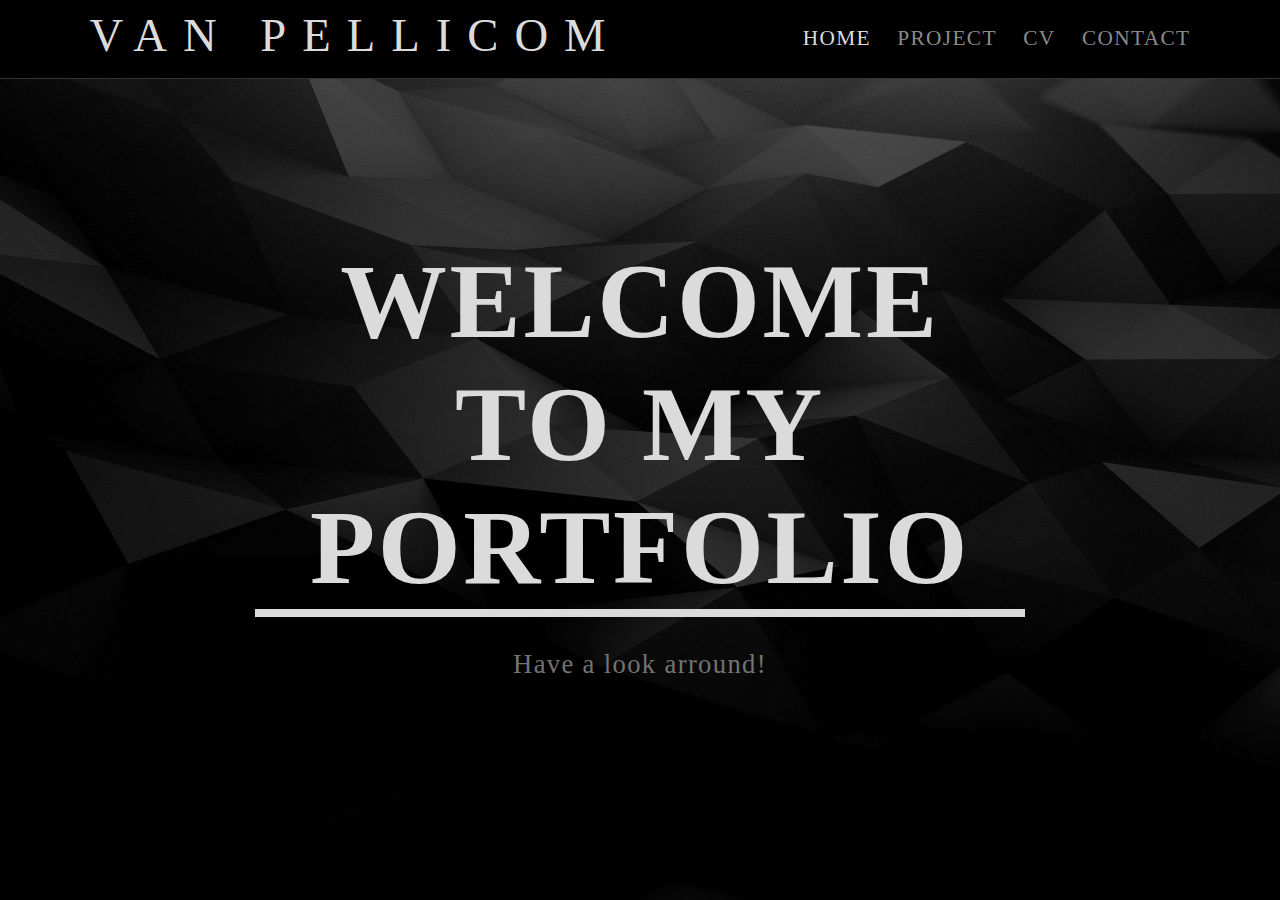
<file: index.html>
<!DOCTYPE html>
<html lang="en">

<head>
    <meta charset="UTF-8">
    <meta name="viewport" content="width=device-width, initial-scale=1.0">
    <title>Home</title>

    <!-- meyerweb reset -->
    <link rel="stylesheet" href="css/reset.css">

    <!-- main style -->
    <link rel="stylesheet" href="css/style.css">

    <!-- main style -->
    <link rel="stylesheet" href="css/home.css">

    <!-- jquery -->
    <script src="https://ajax.googleapis.com/ajax/libs/jquery/3.5.1/jquery.min.js"></script>

    <!-- includes -->
    <script>
        $(document).ready(() => {
            $("#header-wrapper").load("/include/header.html", () => {
                document.getElementById("home-li").classList.add("navbar-selected");
            });
        });
    </script>
</head>

<body>
    <div id="header-wrapper"></div>
    <div class="content-footer-wrapper">
        <div class="content">
            <h1>welcome to my portfolio</h1>
            <p>Have a look arround!</p>
        </div>
    </div>


</body>

</html>
</file>
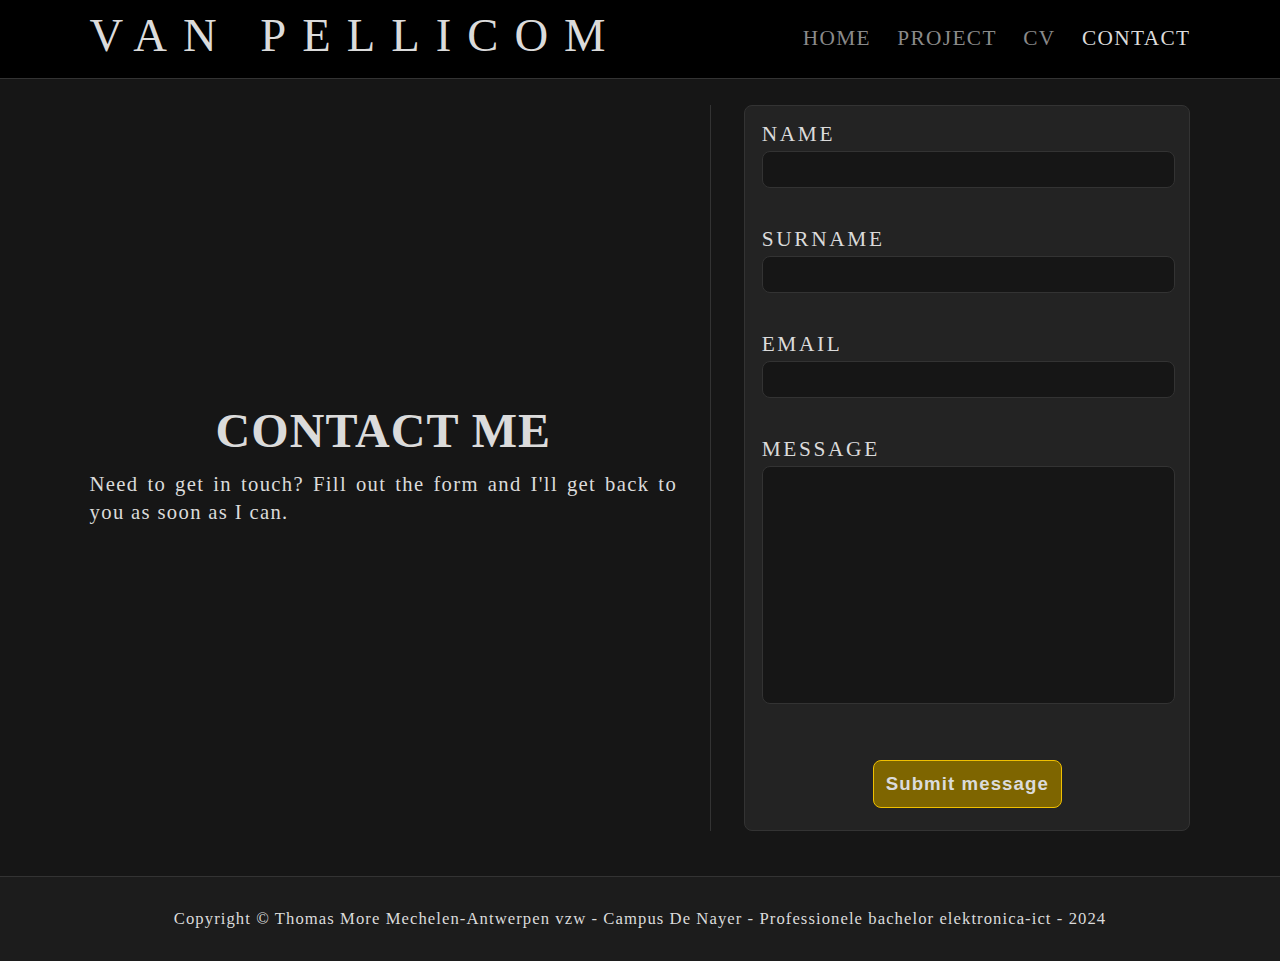
<file: contact/index.html>
<!DOCTYPE html>
<html lang="en">

<head>
    <meta charset="UTF-8">
    <meta name="viewport" content="width=device-width, initial-scale=1.0">
    <title>Contact</title>

    <!-- meyerweb reset -->
    <link rel="stylesheet" href="/css/reset.css">

    <!-- main style -->
    <link rel="stylesheet" href="/css/style.css">

    <!-- specific style -->
    <link rel="stylesheet" href="./css/style.css">

    <!-- jquery -->
    <script src="https://ajax.googleapis.com/ajax/libs/jquery/3.5.1/jquery.min.js"></script>

    <!-- includes -->
    <script>
        $(document).ready(() => {
            $("#header-wrapper").load("/include/header.html", () => {
                document.getElementById("contact-li").classList.add("navbar-selected");
            });
        });
    </script>

    <!-- validation script -->
    <script src="./script/validate.js"></script>


</head>

<body>

    <div id="header-wrapper"></div>

    <div class="content">
        <div class="left">
            <h1>contact me</h1>
            <p>Need to get in touch? Fill out the form and I'll get back to you as soon as I can.</p>
        </div>

        <div class="middle seperator-left"></div>
        <div class="right">
            <form name="contact" action="./confirmed/" method="POST" onsubmit="return validateForm()">
                <h3>name</h3>
                <input type="text" class="form-text" name="name" id="form-name-input">
                <p id="form-name-errorlabel" class="error invisible">-1</p>

                <h3>surname</h3>
                <input type="text" class="form-text" name="surname" id="form-surname-input">
                <p id="form-surname-errorlabel" class="error invisible">-1</p>

                <h3>email</h3>
                <input type="text" class="form-text" name="email" id="form-email-input">
                <p id="form-email-errorlabel" class="error invisible">-1</p>

                <h3>message</h3>
                <textarea name="message" class="form-textarea" cols="30" rows="10" id="form-message-input"></textarea>
                <p id="form-message-errorlabel" class="error invisible">-1</p>

                <div class="btn-wrapper">
                    <input type="submit" value="Submit message" class="btn-gold">
                </div>
            </form>
        </div>


    </div>
    <footer>
        Copyright © Thomas More Mechelen-Antwerpen vzw -
        Campus De Nayer - Professionele bachelor elektronica-ict -
        2024
    </footer>

</body>

</html>
</file>
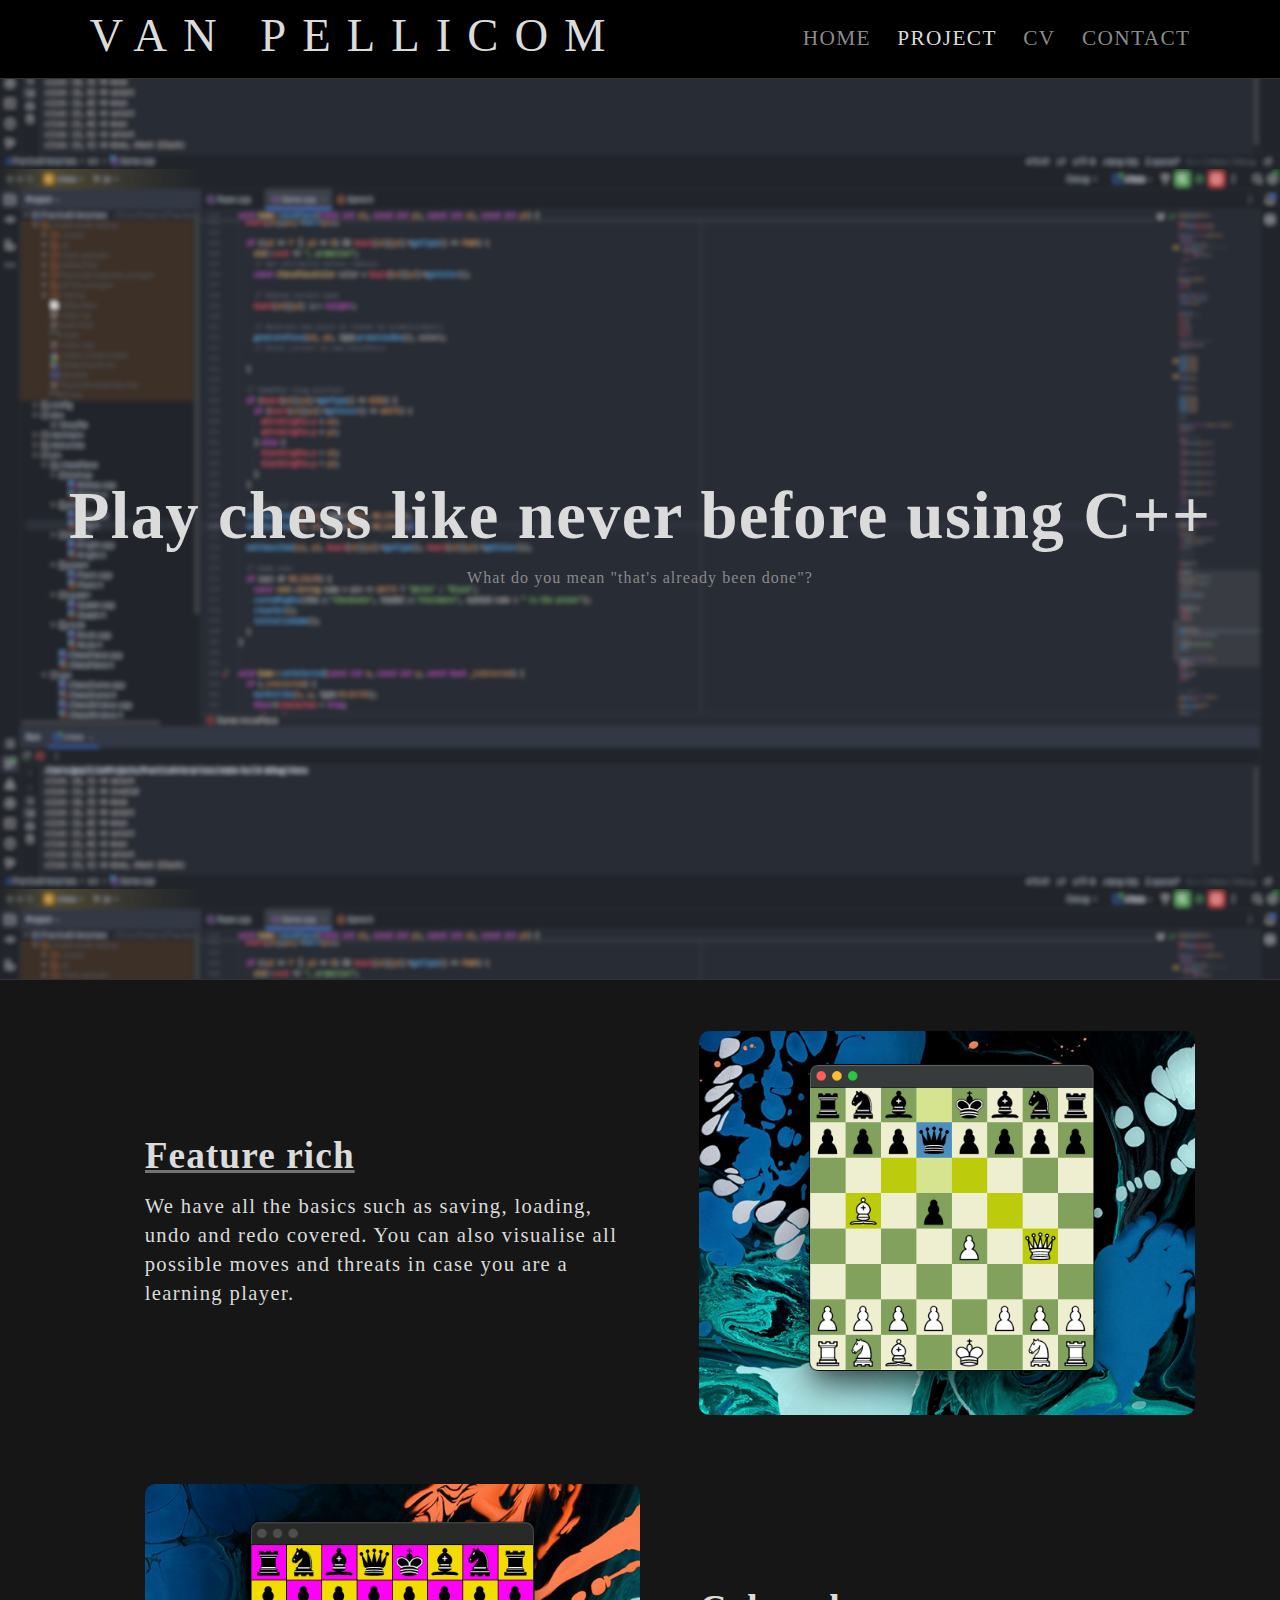
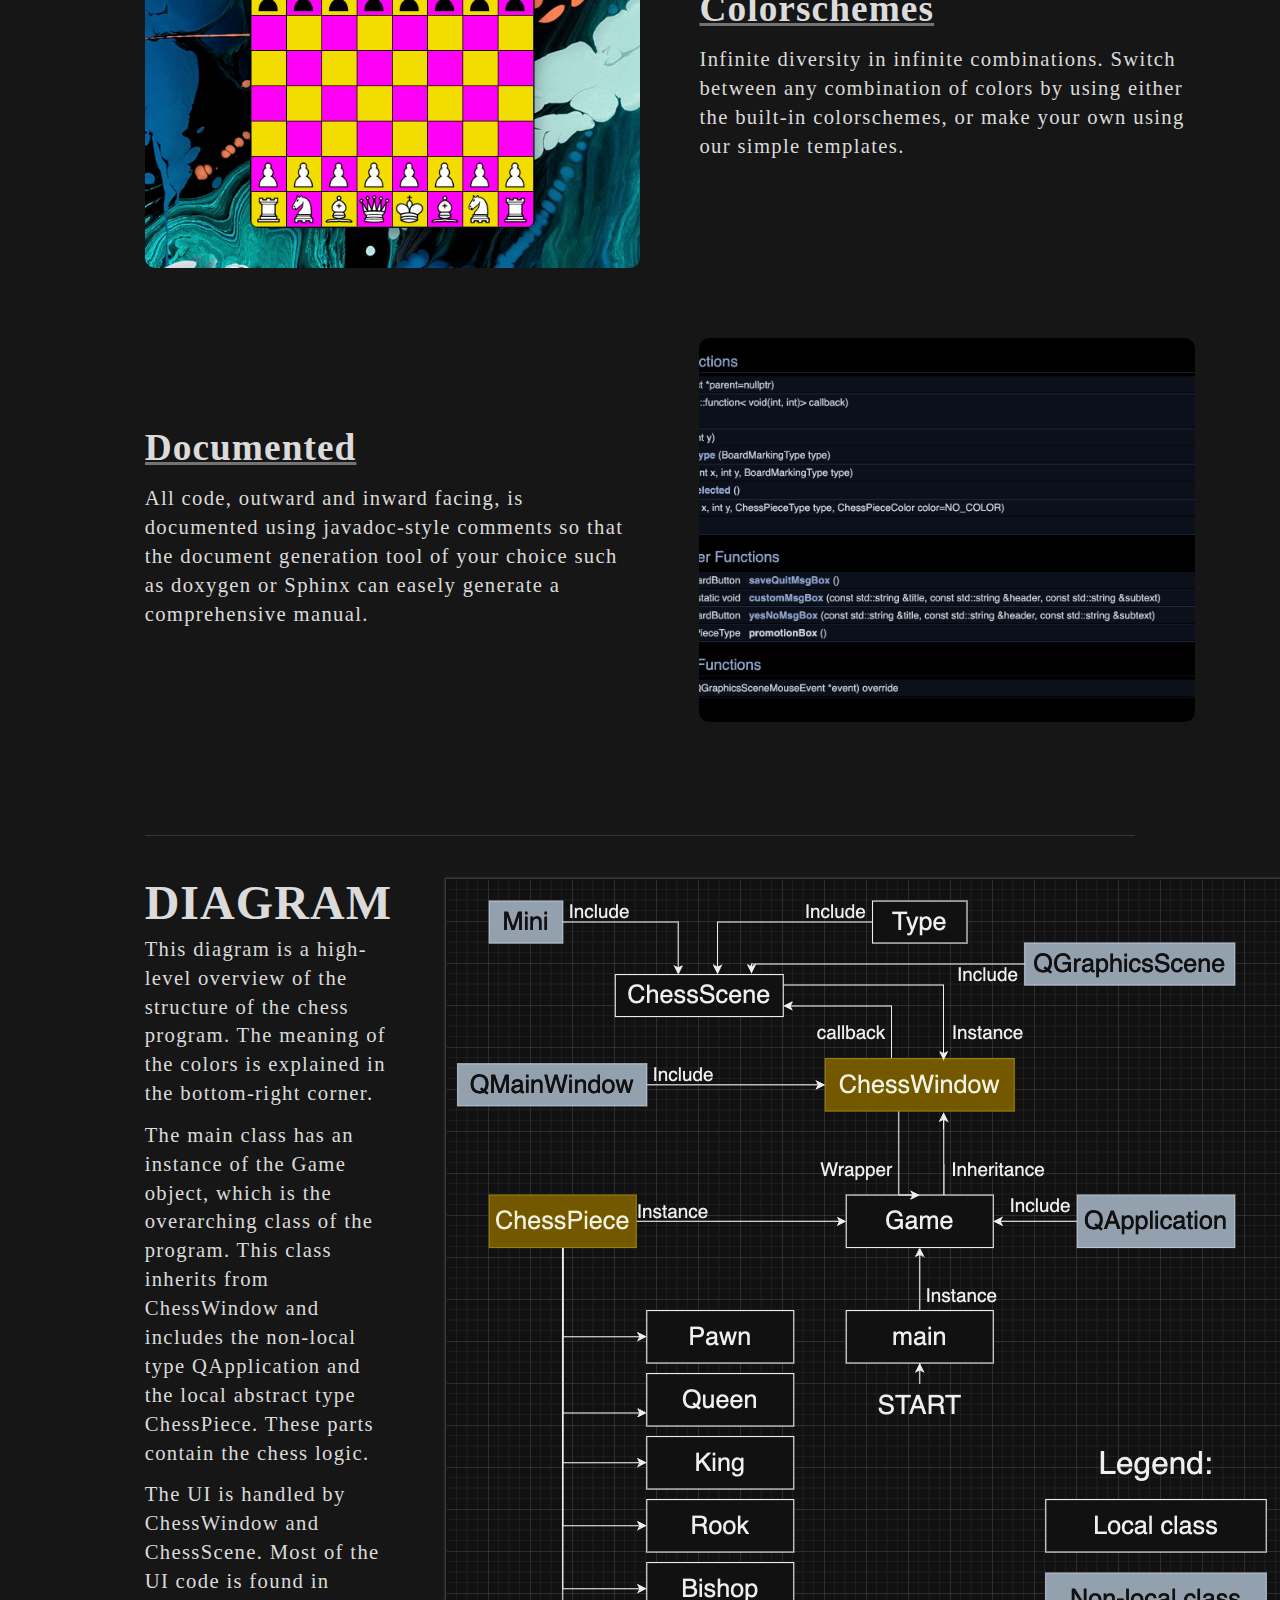
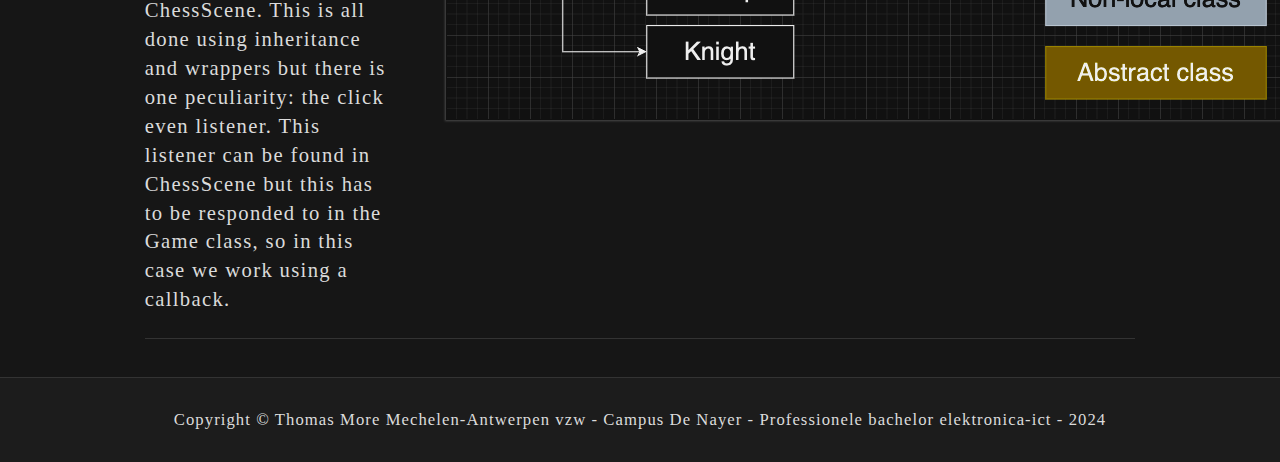
<file: project/index.html>
<!DOCTYPE html>
<html lang="en">

<head>
    <meta charset="UTF-8">
    <meta name="viewport" content="width=device-width, initial-scale=1.0">
    <title>Project</title>

    <!-- meyerweb reset -->
    <link rel="stylesheet" href="/css/reset.css">

    <!-- main style -->
    <link rel="stylesheet" href="/css/style.css">

    <!-- main style -->
    <link rel="stylesheet" href="./css/style.css">

    <!-- jquery -->
    <script src="https://ajax.googleapis.com/ajax/libs/jquery/3.5.1/jquery.min.js"></script>

    <!-- includes -->
    <script>
        $(document).ready(() => {
            $("#header-wrapper").load("/include/header.html", () => {
                document.getElementById("project-li").classList.add("navbar-selected");
            });
        });
    </script>

</head>

<body>

    <div id="header-wrapper" class=""></div>
    <div class="welcome-wrapper">
        <div class="welcome">
            <p class="welcome-text">Play chess like never before using C++</p>

            <h4>What do you mean "that's already been done"?</h4>
        </div>
    </div>
    <div class="content ">
        <div class="content-grid seperator-bottom">
            <div class="grid-item">
                <h2>Feature rich</h2>
                <p>We have all the basics such as saving, loading, undo and redo covered. You can also visualise all
                    possible moves and threats in case you are a learning player.</p>
            </div>
            <div class="grid-item ">
                <div class="grid-img grid-img-1"></div>
            </div>

            <div class="grid-item grid-img-2"></div>
            <div class="grid-item">
                <h2>Colorschemes</h2>
                <p>Infinite diversity in infinite combinations. Switch between any combination of colors by using either
                    the built-in colorschemes, or make your own using our simple templates.
                </p>
            </div>

            <div class="grid-item">
                <h2>Documented</h2>
                <p>All code, outward and inward facing, is documented using javadoc-style comments so that the document
                    generation tool of your choice such as doxygen or Sphinx can easely generate a comprehensive manual.
                </p>
            </div>
            <div class="grid-item grid-img-3"></div>
        </div>
        <div class="diagram-wrapper seperator-bottom">
            <div class="diagram-left">
                <h1>diagram</h1>
                <p>
                    This diagram is a high-level overview of the structure of the chess program. The meaning of the
                    colors is explained in the bottom-right corner.
                </p>
                <p>
                    The main class has an instance of the Game object, which is the overarching class of the program.
                    This class inherits from ChessWindow and includes the non-local type QApplication and the local
                    abstract type ChessPiece. These parts contain the chess logic.
                </p>
                <p>The UI is handled by ChessWindow and ChessScene. Most of the UI code is found in ChessScene. This is
                    all done using inheritance and wrappers but there is one peculiarity: the click even listener. This
                    listener can be found in ChessScene but this has to be responded to in the Game class, so in this
                    case we work using a callback.</p>


            </div>
            <div class="diagram-right"><img src="/img/diagram.png " alt=""></div>

        </div>

    </div>
    <footer>
        Copyright © Thomas More Mechelen-Antwerpen vzw -
        Campus De Nayer - Professionele bachelor elektronica-ict -
        2024
    </footer>
</body>

</html>
</file>
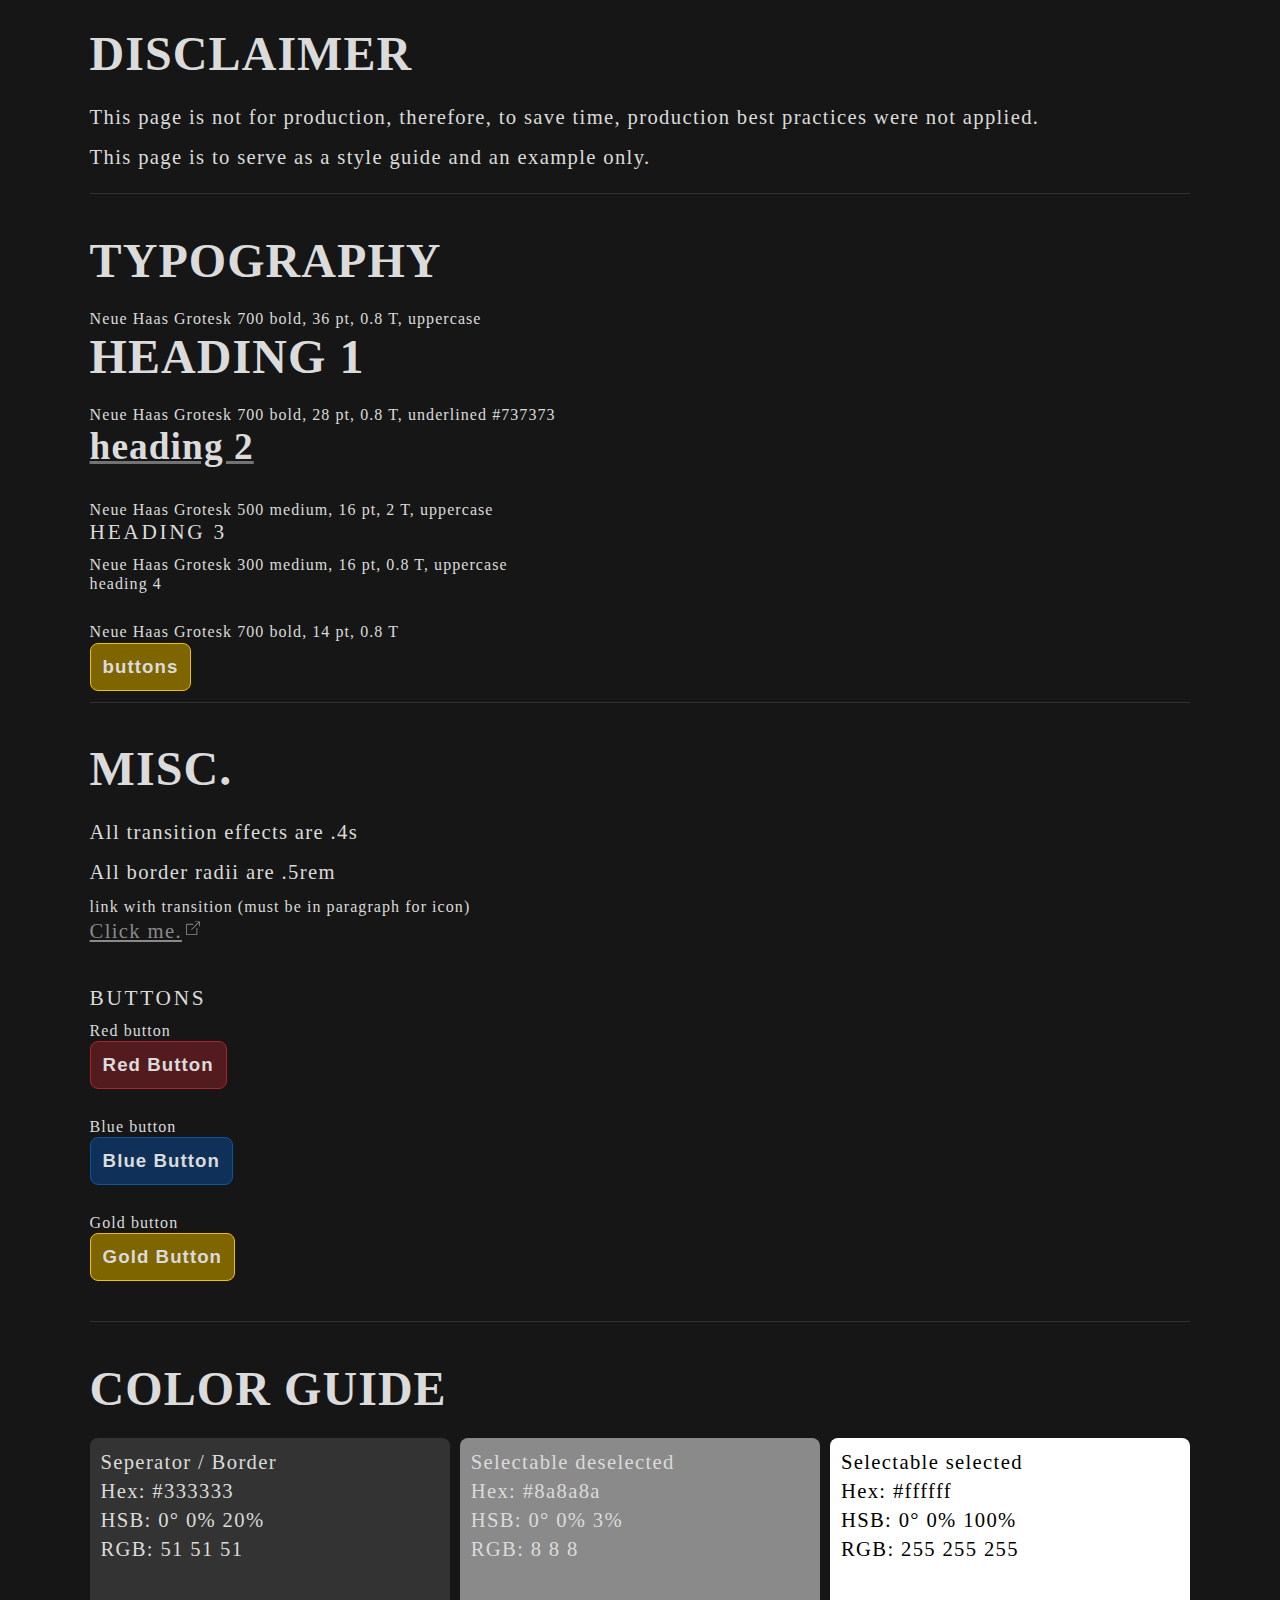
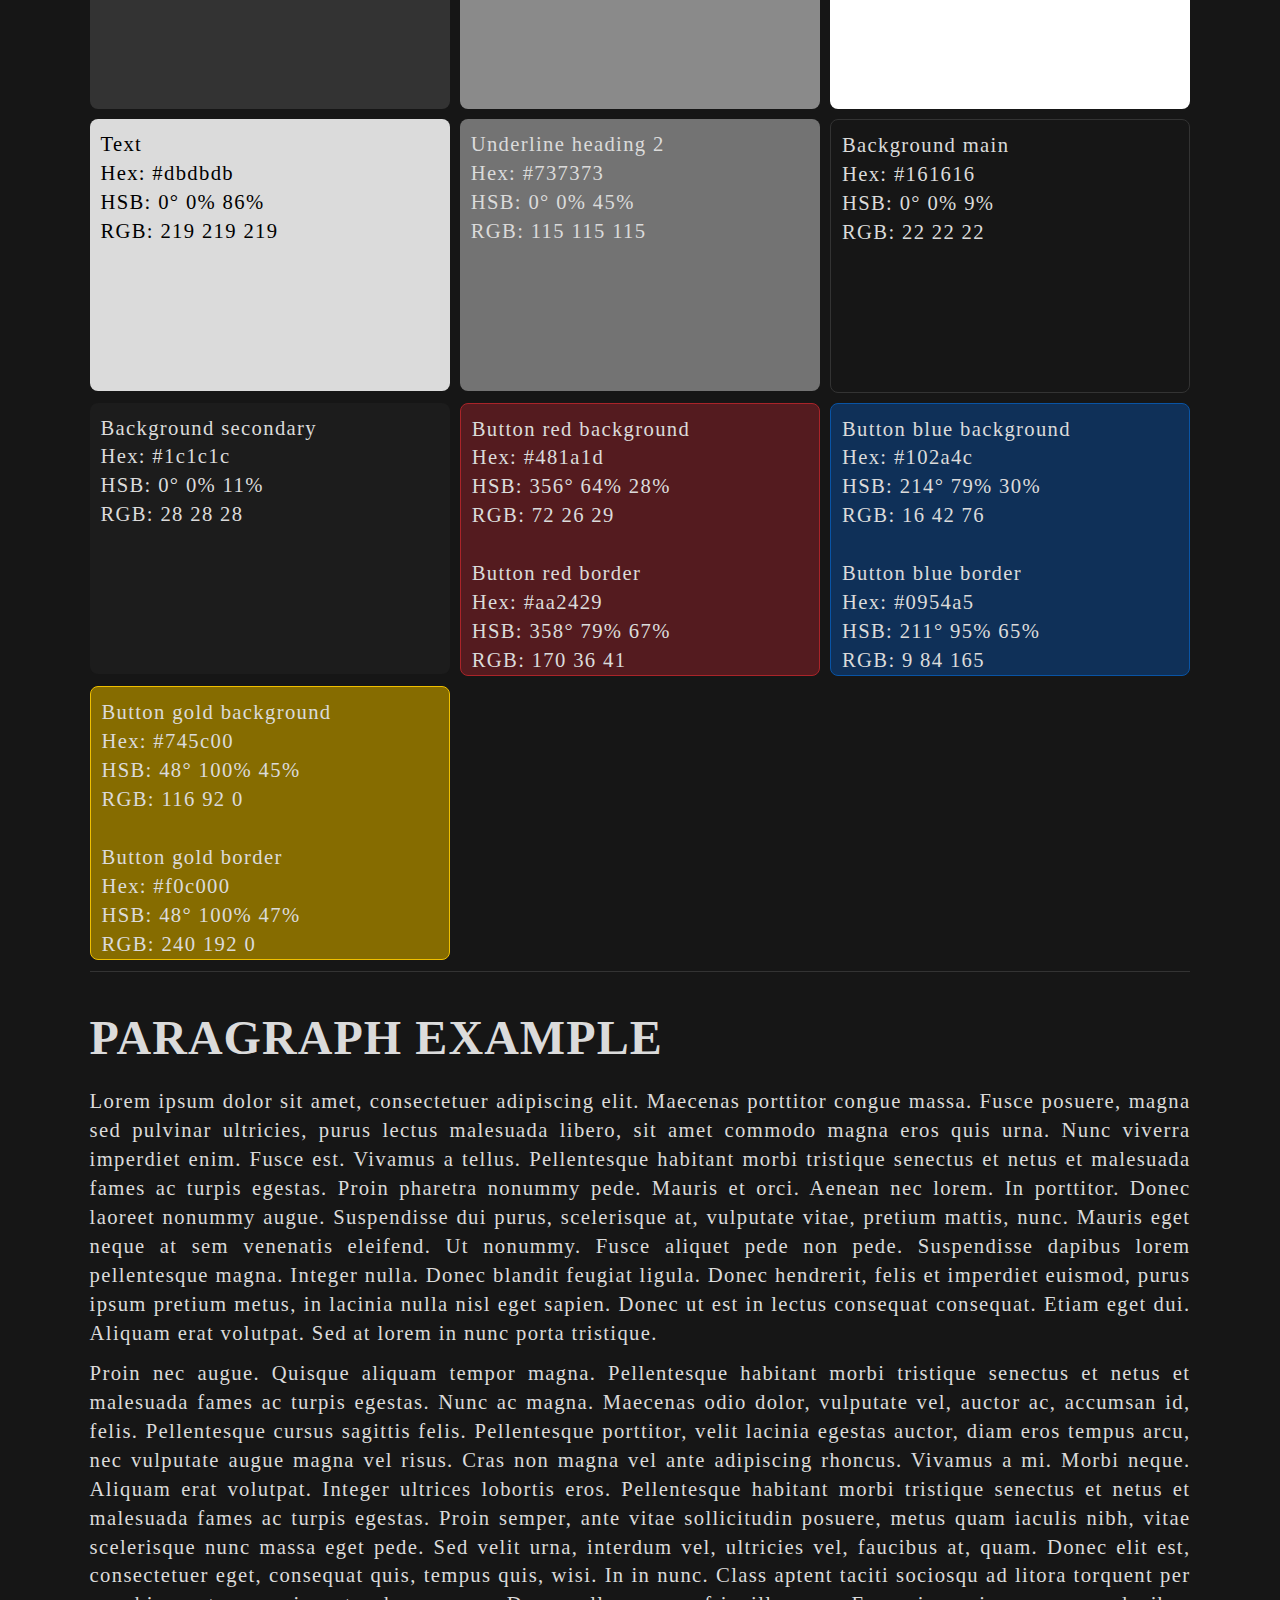
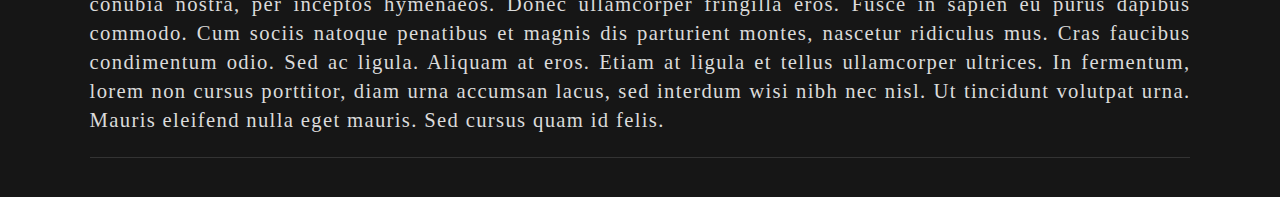
<file: styleguide.html>
<!DOCTYPE html>
<html lang="en">

<head>
    <meta charset="UTF-8">
    <meta name="viewport" content="width=device-width, initial-scale=1.0">
    <title>Style Guide</title>

    <!-- meyerweb reset -->
    <link rel="stylesheet" href="css/reset.css">

    <!-- main style -->
    <link rel="stylesheet" href="css/style.css">

    <style>
        .colors {
            display: grid;
            grid-template-columns: repeat(auto-fill, minmax(25%, 1fr));
            gap: 10px;
        }

        .colors>div {
            height: 250px;
            padding: 3%;
            border-radius: 0.5rem;
        }

        .black-text {
            color: black;
        }
    </style>

</head>

<body>

    <div class="content">
        <div class="seperator-bottom">
            <h1>disclaimer</h1>
            <p>This page is not for production, therefore, to save time, production best practices were not applied.</p>
            <p>This page is to serve as a style guide and an example only.</p>
        </div>
        <div class="seperator-bottom">
            <h1>Typography</h1>
            <h4>Neue Haas Grotesk 700 bold, 36 pt, 0.8 T, uppercase</h4>
            <h1>Heading 1</h1>

            <h4>Neue Haas Grotesk 700 bold, 28 pt, 0.8 T, underlined #737373</h4>
            <h2>heading 2</h2>

            <h4>Neue Haas Grotesk 500 medium, 16 pt, 2 T, uppercase</h4>
            <h3>heading 3</h3>

            <h4>Neue Haas Grotesk 300 medium, 16 pt, 0.8 T, uppercase</h4>
            <h4>heading 4</h4><br>

            <h4>Neue Haas Grotesk 700 bold, 14 pt, 0.8 T</h4>
            <button class="btn-gold">buttons</button>
        </div>

        <div class="seperator-bottom">
            <h1>Misc.</h1>
            <p>All transition effects are .4s</p>
            <p>All border radii are .5rem</p>
            <h4>link with transition (must be in paragraph for icon)</h4>
            <p>
                <a href="#">Click me.</a>
            </p><br>
            <h3>buttons</h3>
            <h4>Red button</h4>
            <button class="btn-red">Red Button</button><br><br>

            <h4>Blue button</h4>
            <button class="btn-blue">Blue Button</button><br><br>

            <h4>Gold button</h4>
            <button class="btn-gold">Gold Button</button><br><br>

        </div>


        <h1>Color guide</h1>

        <div class="colors seperator-bottom">
            <div style="background-color: #333333;">
                Seperator / Border <br>
                Hex: #333333 <br>
                HSB: 0° 0% 20%<br>
                RGB: 51 51 51
            </div>

            <div style="background-color: #8a8a8a;">
                Selectable deselected<br>
                Hex: #8a8a8a<br>
                HSB: 0° 0% 3%<br>
                RGB: 8 8 8
            </div>

            <div style="background-color: #ffffff;" class="black-text">
                Selectable selected<br>
                Hex: #ffffff<br>
                HSB: 0° 0% 100%<br>
                RGB: 255 255 255
            </div>

            <div style="background-color: #dbdbdb;" class="black-text">
                Text<br>
                Hex: #dbdbdb<br>
                HSB: 0° 0% 86%<br>
                RGB: 219 219 219
            </div>

            <div style="background-color: #737373;">
                Underline heading 2<br>
                Hex: #737373<br>
                HSB: 0° 0% 45%<br>
                RGB: 115 115 115
            </div>

            <div style="background-color: #161616; border: 1px solid #333333;">
                Background main<br>
                Hex: #161616<br>
                HSB: 0° 0% 9%<br>
                RGB: 22 22 22
            </div>

            <div style="background-color: #1c1c1c;">
                Background secondary<br>
                Hex: #1c1c1c<br>
                HSB: 0° 0% 11%<br>
                RGB: 28 28 28
            </div>

            <div style="background-color: #541b1f; border: 1px solid #aa2429;">
                Button red background<br>
                Hex: #481a1d<br>
                HSB: 356° 64% 28%<br>
                RGB: 72 26 29<br>
                <br>
                Button red border<br>
                Hex: #aa2429<br>
                HSB: 358° 79% 67%<br>
                RGB: 170 36 41
            </div>

            <div style="background-color: #0f3058; border: 1px solid #0954a5;">
                Button blue background<br>
                Hex: #102a4c<br>
                HSB: 214° 79% 30%<br>
                RGB: 16 42 76<br>
                <br>
                Button blue border<br>
                Hex: #0954a5<br>
                HSB: 211° 95% 65%<br>
                RGB: 9 84 165
            </div>
            <div style="background-color: #866c00; border: 1px solid #f0c000;">
                Button gold background<br>
                Hex: #745c00<br>
                HSB: 48° 100% 45%<br>
                RGB: 116 92 0<br>
                <br>
                Button gold border<br>
                Hex: #f0c000<br>
                HSB: 48° 100% 47%<br>
                RGB: 240 192 0
            </div>
        </div>
        <div class="seperator-bottom">
            <h1>paragraph example</h1>

            <p>
                Lorem ipsum dolor sit amet, consectetuer adipiscing elit. Maecenas porttitor congue massa. Fusce
                posuere,
                magna
                sed pulvinar ultricies, purus lectus malesuada libero, sit amet commodo magna eros quis urna. Nunc
                viverra
                imperdiet enim. Fusce est. Vivamus a tellus. Pellentesque habitant morbi tristique senectus et netus et
                malesuada fames ac turpis egestas. Proin pharetra nonummy pede. Mauris et orci. Aenean nec lorem.
                In porttitor. Donec laoreet nonummy augue. Suspendisse dui purus, scelerisque at, vulputate vitae,
                pretium
                mattis, nunc. Mauris eget neque at sem venenatis eleifend. Ut nonummy. Fusce aliquet pede non pede.
                Suspendisse
                dapibus lorem pellentesque magna. Integer nulla. Donec blandit feugiat ligula. Donec hendrerit, felis et
                imperdiet euismod, purus ipsum pretium metus, in lacinia nulla nisl eget sapien.
                Donec ut est in lectus consequat consequat. Etiam eget dui. Aliquam erat volutpat. Sed at lorem in nunc
                porta
                tristique.
            </p>
            <p>
                Proin nec augue. Quisque aliquam tempor magna. Pellentesque habitant morbi tristique senectus et
                netus et malesuada fames ac turpis egestas. Nunc ac magna. Maecenas odio dolor, vulputate vel, auctor
                ac,
                accumsan id, felis. Pellentesque cursus sagittis felis.
                Pellentesque porttitor, velit lacinia egestas auctor, diam eros tempus arcu, nec vulputate augue magna
                vel
                risus. Cras non magna vel ante adipiscing rhoncus. Vivamus a mi. Morbi neque. Aliquam erat volutpat.
                Integer
                ultrices lobortis eros. Pellentesque habitant morbi tristique senectus et netus et malesuada fames ac
                turpis
                egestas. Proin semper, ante vitae sollicitudin posuere, metus quam iaculis nibh, vitae scelerisque nunc
                massa
                eget pede. Sed velit urna, interdum vel, ultricies vel, faucibus at, quam. Donec elit est, consectetuer
                eget,
                consequat quis, tempus quis, wisi.
                In in nunc. Class aptent taciti sociosqu ad litora torquent per conubia nostra, per inceptos hymenaeos.
                Donec
                ullamcorper fringilla eros. Fusce in sapien eu purus dapibus commodo. Cum sociis natoque penatibus et
                magnis
                dis
                parturient montes, nascetur ridiculus mus. Cras faucibus condimentum odio. Sed ac ligula. Aliquam at
                eros.
                Etiam
                at ligula et tellus ullamcorper ultrices. In fermentum, lorem non cursus porttitor, diam urna accumsan
                lacus,
                sed interdum wisi nibh nec nisl.
                Ut tincidunt volutpat urna. Mauris eleifend nulla eget mauris. Sed cursus quam id felis.
            </p>
        </div>

</body>

</html>
</file>
<file: css/style.css>
/* global */
@import url('https://fonts.cdnfonts.com/css/neue-haas-grotesk-display-pro');

/* variables */
:root {
    /* color */
    --color-seperator: #333333;
    --color-selectable-deselected: #8a8a8a;
    --color-selectable-selected: #ffffff;
    --color-text-main: #dbdbdb;
    --color-underline: #737373;
    --color-background-main: #161616;
    --color-background-secondary: #1c1c1c;

    /* misc */
    --default-border-radius: 0.5rem;
}

/* defaults */
body {

    display: flex;
    flex-direction: column;
    min-height: 100vh;

    font-family: 'Neue Haas Grotesk Display Pro';
    font-optical-sizing: auto;
    line-height: 1.4em;
    font-weight: 500;
    font-size: 15.5pt;
    letter-spacing: 1pt;


    text-align: justify;
    background-color: var(--color-background-main);
    color: var(--color-text-main);
}

p {
    margin-bottom: 1%;
}

hr {
    width: 100%;
    border: 1px solid var(--color-seperator);
}

h1 {
    line-height: normal;
    text-transform: uppercase;
    font-weight: 700;
    font-size: 36pt;
    letter-spacing: 0.8pt;
    margin-bottom: 2%;
}

h2 {
    line-height: normal;
    text-decoration: underline;
    text-decoration-color: var(--color-underline);
    font-weight: 700;
    font-size: 28pt;
    letter-spacing: 0.8pt;
    margin-bottom: 3%;
}

h3 {
    line-height: normal;
    text-transform: uppercase;
    font-weight: 500;
    font-size: 16pt;
    letter-spacing: 2pt;
    margin-bottom: 1%;
}

h4 {
    line-height: normal;
    font-weight: 300;
    font-size: 12pt;
    letter-spacing: 0.8pt;
    margin-bottom: 0.1%;
}

h5 {
    line-height: normal;
    text-transform: uppercase;
    font-weight: 300;
    font-size: 11pt;
    letter-spacing: 1.5pt;
    margin-bottom: 1%;

}

a {
    color: var(--color-selectable-deselected);
    transition: color .4s;
    position: relative;
    padding-right: 20px;
}

p>a::after {
    content: '';
    background-image: url("data:image/svg+xml,%3Csvg xmlns='http://www.w3.org/2000/svg' width='16' height='16' fill='%238a8a8a' class='bi bi-box-arrow-up-right' viewBox='0 0 16 16'%3E%3Cpath fill-rule='evenodd' d='M8.636 3.5a.5.5 0 0 0-.5-.5H1.5A1.5 1.5 0 0 0 0 4.5v10A1.5 1.5 0 0 0 1.5 16h10a1.5 1.5 0 0 0 1.5-1.5V7.864a.5.5 0 0 0-1 0V14.5a.5.5 0 0 1-.5.5h-10a.5.5 0 0 1-.5-.5v-10a.5.5 0 0 1 .5-.5h6.636a.5.5 0 0 0 .5-.5'/%3E%3Cpath fill-rule='evenodd' d='M16 .5a.5.5 0 0 0-.5-.5h-5a.5.5 0 0 0 0 1h3.793L6.146 9.146a.5.5 0 1 0 .708.708L15 1.707V5.5a.5.5 0 0 0 1 0z'/%3E%3C/svg%3E");
    background-repeat: no-repeat;
    background-size: contain;
    width: 14px;
    height: 14px;
    position: absolute;
    top: 50%;
    right: 0;
    transform: translateY(-70%);
    padding-right: 2px;
}


a:hover,
a:hover::after {
    transition: filter 0.4s;
    color: white;
    filter: brightness(2);
}

/* defaults end */

/* scrollbar */
::-webkit-scrollbar {
    background: transparent;
}

::-webkit-scrollbar-thumb {
    background: #242424;

    border-radius: 20px;
    min-width: 10px
}

/* styling classes */
/* seperators */
.seperator-right {
    border-right: 1px solid var(--color-seperator);

}

.seperator-left {
    border-left: 1px solid var(--color-seperator);

}

.seperator-top {
    border-top: 1px solid var(--color-seperator);

}

.seperator-bottom {
    padding-bottom: 1%;
    border-bottom: 1px solid var(--color-seperator);
    margin-bottom: 3.5%;
}

/* buttons */
.btn-red {
    background-color: #541b1f;
    border: 1px solid #aa2429;
    padding: 0.75rem;
    color: var(--text-main);
    border-radius: var(--default-border-radius);

}

.btn-red:hover {
    background-color: #481a1d;
}

.btn-blue {
    background-color: #0f3058;
    border: 1px solid #0954a5;
    padding: 0.75rem;
    color: var(--text-main);
    border-radius: var(--default-border-radius);

}

.btn-blue:hover {
    background-color: #102a4c;
}

.btn-gold {
    background-color: #7e6500;
    border: 1px solid #f0c000;
    padding: 0.75rem;
    color: var(--text-main);
    border-radius: var(--default-border-radius);

}

.btn-gold:hover {
    background-color: #745c00;
}

.btn-red,
.btn-blue,
.btn-gold {
    font-weight: 700;
    font-size: 14pt;
    letter-spacing: 0.8pt;
    transition: background-color 0.4s;
}

/* styling classes end */


/* navbar */
header {
    top: 0;
    overflow: hidden;
    background-color: #000000;
    border-bottom: 1px solid var(--color-seperator);

}

header div {
    padding-top: 0.6%;
    margin-left: 7%;
}

header div,
header ul {
    display: inline-block;
}

header a {
    text-decoration: none;
    color: 8a8a8a;
    transition: color .4s;
    padding-right: 0px;
}

header a::after {
    background-image: none;
}

header a:hover {
    color: white;
}


.navbar-selected>a {
    color: var(--text-main);
}

header ul {

    float: right;
    margin-right: 7%;
}

header ul li {
    padding-top: 6.5%;
    padding-bottom: 6.5%;
    display: inline-block;
    margin-left: 20px;

    line-height: normal;
    text-transform: uppercase;
    font-weight: 500;
    font-size: 16pt;
    letter-spacing: 1pt;
}

.navbar-title {
    line-height: normal;
    text-transform: uppercase;
    font-weight: 420;
    font-size: 35pt;
    letter-spacing: 12pt;
}

/* navbar end */


.content {
    display: flex;
    flex-direction: column;
    flex: 1;
    margin-top: 2%;
    margin-left: 7%;
    margin-right: 7%;
}

/* footer */
footer {
    margin-top: auto;

    padding: 2.5%;
    overflow: hidden;
    background-color: var(--color-background-secondary);
    border-top: 1px solid var(--color-seperator);
    text-align: center;

    line-height: normal;
    font-weight: 300;
    font-size: 12.5pt;
    letter-spacing: 0.8pt;
}

/* footer end */
</file>
<file: css/home.css>
.content {
    justify-content: center;
    align-items: center;
    height: 80vh;
    text-align: center;
}

h1 {
    width: 70%;
    margin-bottom: 3%;
    font-size: 80pt;
    letter-spacing: 2pt;
    border-bottom: 8px solid var(--color-text-main);
}

p {
    font-size: 20pt;
    color: var(--color-underline)
}

body {
    background-image: url(/img/home-1.jpg);
    background-position: center;
    background-repeat: no-repeat;
    background-size: cover;
}
</file>
<file: contact/css/style.css>
.content {
    flex-direction: row;
    margin-bottom: 3.5%;

}

.left {
    width: 100%;
    margin-right: 3%;
    display: flex;
    flex-direction: column;
    justify-content: center;
    align-items: center;
}


.right {
    background-color: #232323;
    border-radius: var(--default-border-radius);
    padding: 1.5%;
    border: 1px solid var(--color-seperator);
    width: 70%;
    margin-left: 3%;
}


.form-text {
    font-family: 'Neue Haas Grotesk Display Pro';
    font-optical-sizing: auto;
    line-height: 1.4em;
    font-weight: 500;
    font-size: 12pt;
    letter-spacing: 1pt;
    color: var(--color-text-main);
    padding: 1.5%;

    border: 1px solid var(--color-seperator);
    background-color: #161616;
    resize: none;
    width: 97%;
    border-radius: var(--default-border-radius);
    transition: border 0.4s;

}


.form-textarea {
    font-family: 'Neue Haas Grotesk Display Pro';
    font-optical-sizing: auto;
    line-height: 1.4em;
    font-weight: 500;
    font-size: 12pt;
    letter-spacing: 1pt;
    color: #dbdbdb;
    padding: 1.5%;

    border: 1px solid var(--color-seperator);
    background-color: #161616;
    resize: none;
    width: 97%;
    border-radius: var(--default-border-radius);

    transition: all 0.4s;
    transition-property: border, color;


}

.form-textarea:focus,
.form-text:focus {
    color: white;
    outline: none;
    border: 1px solid #737373;
}

.btn-wrapper {
    margin-top: 3%;
    margin-bottom: 1.5%;

    display: flex;
    justify-content: center;
}

.error {
    font-size: 16px;
    color: red;
    padding-bottom: 1.5%;
}

.error-input {
    border: 1px solid red;
}

.invisible {
    visibility: hidden;
}
</file>
<file: project/css/style.css>
.welcome-wrapper {
    background-image: url("/img/project-2.jpg");
    background-position: center;
    background-repeat: repeat;
    background-size: contain;
    width: 100%;
    height: 100vh;
    border-bottom: 1px solid var(--color-seperator);
    margin-bottom: 2%;
}

.welcome {
    width: 100%;
    height: 100%;
    display: flex;
    flex-direction: column;
    justify-content: center;
    align-items: center;
    backdrop-filter: none;
}

.welcome-text {
    line-height: 1.4em;
    font-weight: 700;
    font-size: 50pt;
    letter-spacing: 1pt;
    margin-bottom: 0.5%;
}

.welcome>h4 {
    margin-top: 0;
    padding-top: 0;
    color: var(--color-selectable-deselected);
}

.content {
    align-items: center;
    height: 100%;
    text-align: left;
}

.content-grid {
    display: grid;
    grid-template-columns: repeat(2, 50%);
    gap: 6%;
    row-gap: 0;
    width: 90%;
    height: 85rem;
    padding-bottom: 4%;

}

.grid-item {

    display: flex;
    flex-direction: column;
    justify-content: center;

    max-height: 100%;
    width: 100%;
    height: 24rem;


    background-position: center;
    background-repeat: no-repeat;
    background-size: cover;
    overflow: hidden;
    position: relative;
}

.grid-img {
    position: absolute;
    top: 0;
    left: 0;
    width: 100%;
    height: 100%;

    background-position: center;
    background-repeat: no-repeat;
    background-size: cover;

}

.grid-img-1 {
    border-radius: 0.5em;

    background-image: url("/img/project-3.png");
}

.grid-img-2 {
    border-radius: 0.5em;

    background-image: url("/img/project-5.png");

}

.grid-img-3 {
    border-radius: 0.5em;

    background-image: url("/img/project-4.png");
}

.diagram-wrapper {
    display: flex;
    flex-direction: row;
    justify-content: space-between;
    width: 90%;
}

.diagram-left {
    margin-right: 5%;
}

.diagram-wrapper p {
    margin-bottom: 5%;
}
</file>
